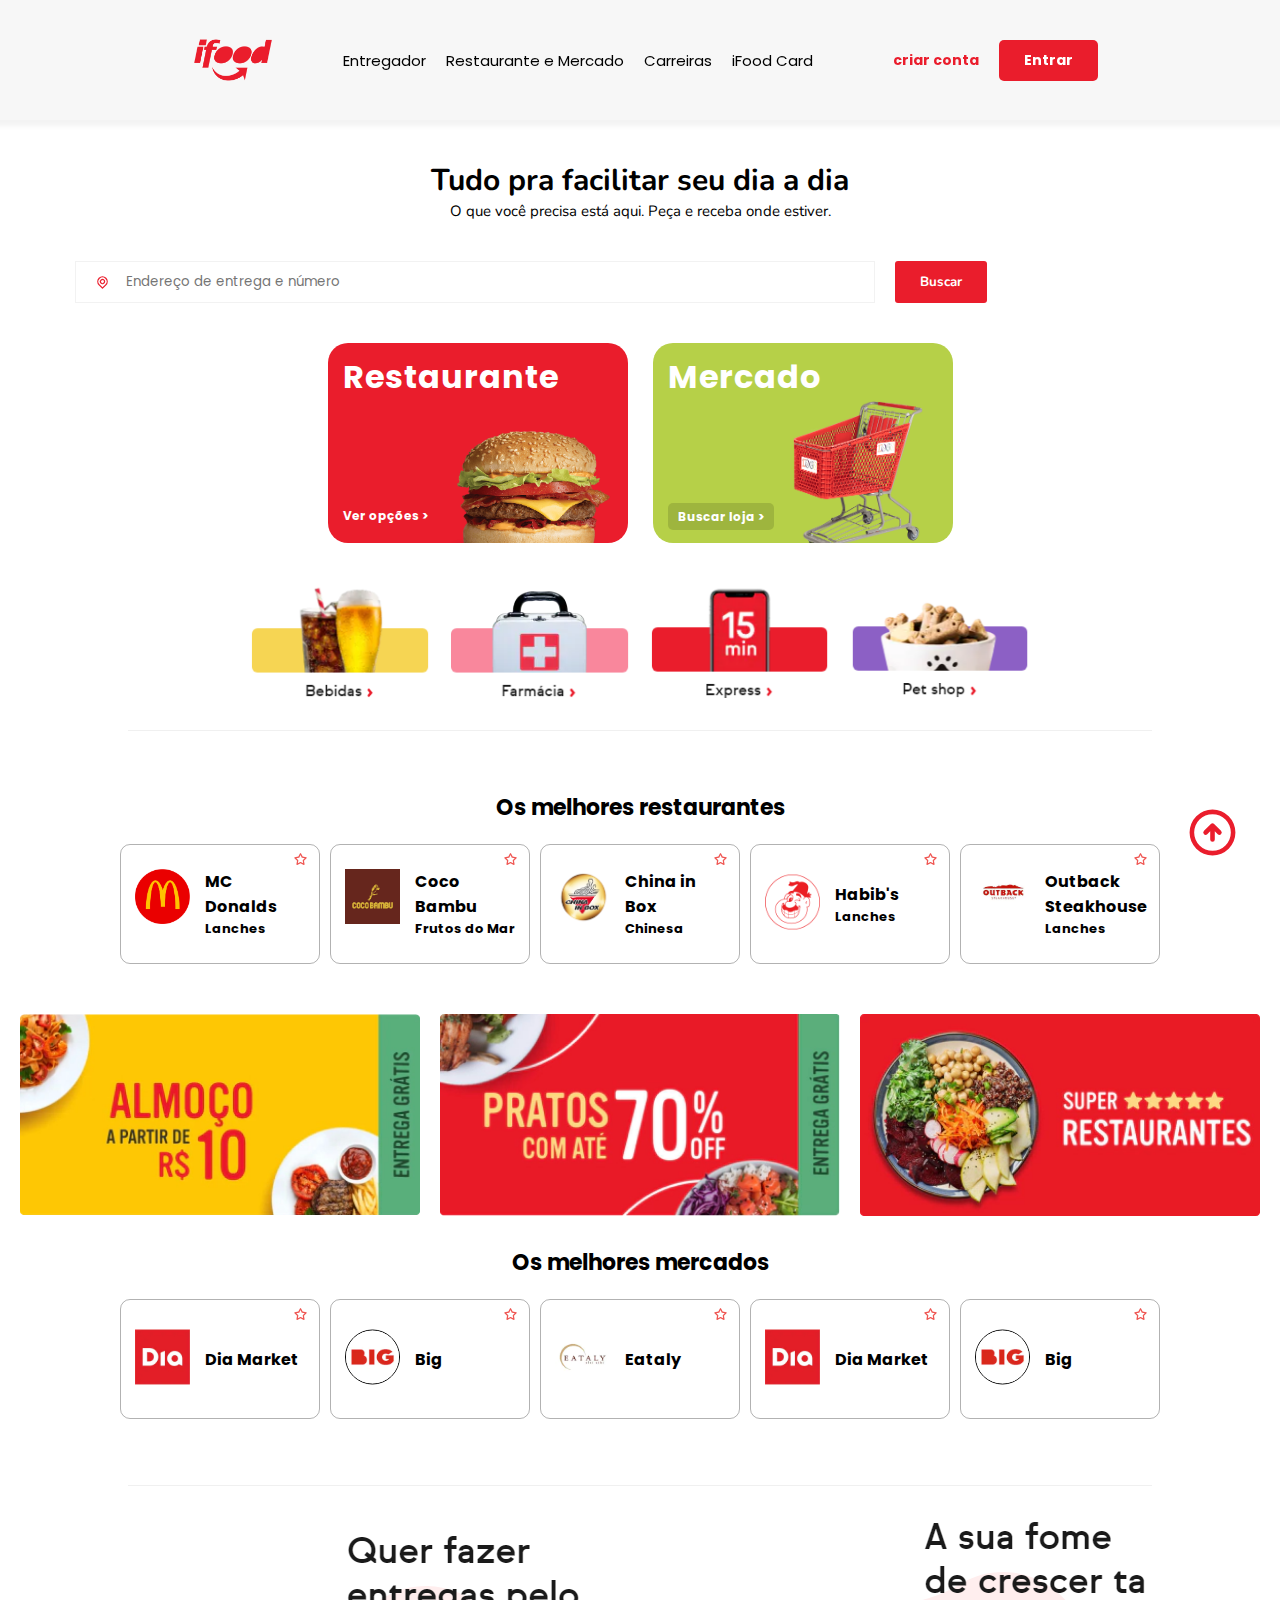
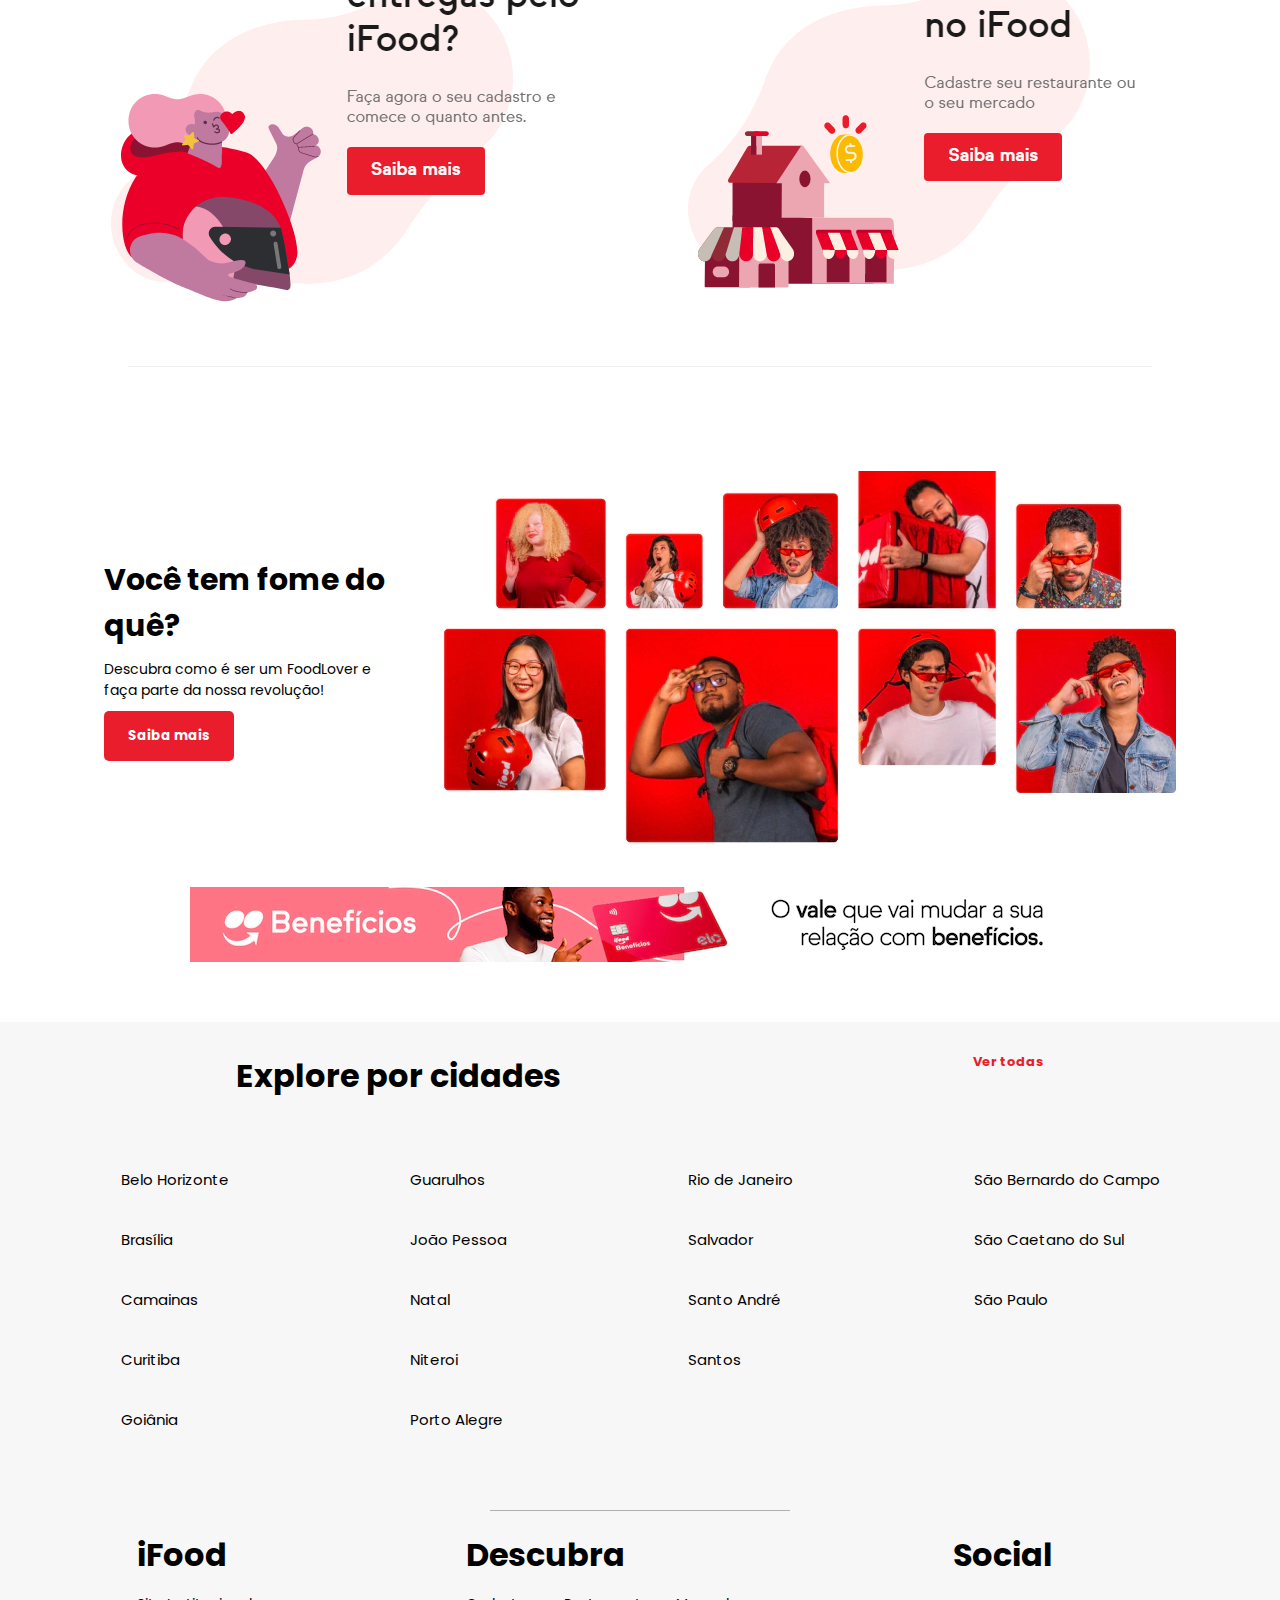
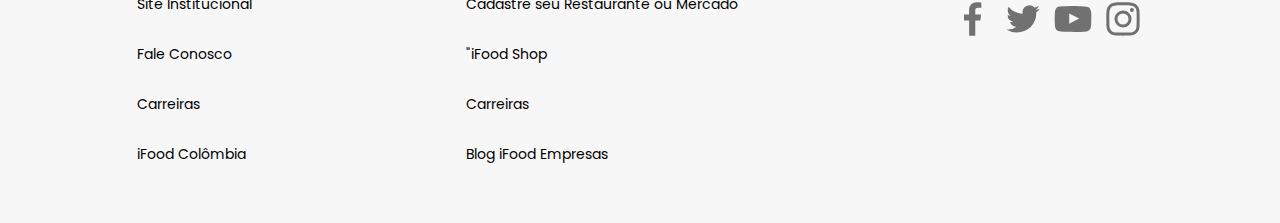
<file: index.html>
<!DOCTYPE html>
<html lang="pt-br">
<head>
    <meta charset="UTF-8">
    <meta http-equiv="X-UA-Compatible" content="IE=edge">
    <meta name="viewport" content="width=device-width, initial-scale=1.0">
    <title>iFood</title>
    <link rel="stylesheet" href="style.css">
    <link rel="stylesheet" href="mobile.css">
    <link rel="shortcut icon" href="img/favicon-ifood.png" type="image/png">
</head>
<body onload="ShowCupom()">
    <header class="cabecalho">   
        <div class="cupons-container">
            <img class="cupom-img" src="img/cupom.svg.png" alt="cupom-icon">
            <div class="cupons-text">
            <h1 class="cupons-title">Ganhe cupons!</h1>
            <p class="cupons-paragrafo">Pegue seu cupom e aproveite o desconto</p>
            <a class="btn-criar" href="cadastro.html">Criar conta</a>
            </div>
            <a class="close-cupom">X</a>
        </div>
        <div class="menu-hamburguer">
            <div class="line-one"></div>
            <div class="line-two"></div>
            <div class="line-three"></div>
        </div>
        <img class="ifood-logo" src="img/ifood-logo.png" alt="ifood-logo">
        <nav class="nav">
            <a class="nav-item" href="#">Entregador</a>
            <a class="nav-item" href="#">Restaurante e Mercado</a>
            <a class="nav-item" href="#">Carreiras</a>
            <a class="nav-item" href="#">iFood Card</a>
            <div class="login-buttons">
            <a id="nav-item" class="btn-criar" href="cadastro.html">criar conta</a>
            <a id="nav-item" href="cadastro.html"><button class="btn-entrar">Entrar</button></a>
            </div>
        </nav>
        
    </header>
    <section class="first-section">
        <div class="title-container">
        <h1 class="first-section-title">Tudo pra facilitar seu dia a dia</h1>
        <h2 class="first-section-subtitle">O que você precisa está aqui. Peça e receba onde estiver.</h2>
        </div>
        <div class="endereco-input-container">
            <img class="location-icon" src="img/location.svg" alt="location-icon">
            <input class="endereco-input" placeholder="Endereço de entrega e número" type="text">
            <button class="endereco-btn">Buscar</button>
        </div>
        <div class="estabelecimentos">
        <div class="restaurante">
                <h1 class="restaurante-title">Restaurante</h1>
                <a class="link-restaurante" href="#">Ver opções ></a>
            <img class="hamburguer-img" src="img/hamburguer.png" alt="hamburguer">
        </div>
        <div class="mercado">
            <h1 class="mercado-title">Mercado</h1>
            <a class="link-mercado" href="#">Buscar loja ></a>
            <img class="car-shop-img" src="img/car-shop.webp" alt="car-shop">
        </div>
        </div>
        <div class="setores">
            <img src="img/bebidas.png" alt="bebidas">
            <img src="img/farmacia.png" alt="farmacia">
            <img src="img/express.png" alt="express">
            <img src="img/pet-shop.png" alt="pet-shop">
        </div>
    </section>
    <hr class="divisao-section1">
    <section class="best-restaurants">
        <div class="title-restaurante-container">
        <h1 class="best-resturants-title">Os melhores restaurantes</h1>
        </div>
        <div class="restaurants-list-container">
            <div class="restaurante-list">
                <div class="restaurant-container">
                    <div class="rs-content">
                <div class="rs-logo-container">
                  <img class="rs-logo" src="img/mcdonald-logo.png" alt="mc-donald">
                </div>
                    <img class="star-icon" src="img/star.svg" alt="star">
                    <div class="star-text">
                        <p>Esta loja é uma das campeãs do iFood em qualidade de serviço</p> 
                    </div>
                  <div class="text-rs">
                  <h1>MC Donalds</h1>
                  <h2>Lanches</h2>
                </div>
                    </div>
                </div>
                <div class="restaurant-container">
                    <div class="rs-content">
                <div class="rs-logo-container">
                  <img class="rs-logo" src="img/coco-bambu-logo.jpg" alt="coco-bambu-logo">
                </div>
                <img class="star-icon" src="img/star.svg" alt="star">
                    <div class="star-text">
                        <p>Esta loja é uma das campeãs do iFood em qualidade de serviço</p> 
                    </div>
                  <div class="text-rs">
                  <h1>Coco Bambu</h1>
                  <h2>Frutos do Mar</h2>
                </div>
                    </div>
                </div>
                <div class="restaurant-container">
                    <div class="rs-content">
                <div class="rs-logo-container">
                  <img class="rs-logo" src="img/china-in-box-logo.png" alt="china-in-box-logo">
                </div>
                <img class="star-icon" src="img/star.svg" alt="star">
                <div class="star-text">
                    <p>Esta loja é uma das campeãs do iFood em qualidade de serviço</p> 
                </div>
                  <div class="text-rs">
                  <h1>China in Box</h1>
                  <h2>Chinesa</h2>
                </div>
                    </div>
                </div>
                <div class="restaurant-container">
                    <div class="rs-content">
                <div class="rs-logo-container">
                  <img class="rs-logo" src="img/habibs-logo.png" alt="habibs-logo">
                </div>
                <img class="star-icon" src="img/star.svg" alt="star">
                <div class="star-text">
                    <p>Esta loja é uma das campeãs do iFood em qualidade de serviço</p> 
                </div>
                  <div class="text-rs">
                  <h1>Habib's</h1>
                  <h2>Lanches</h2>
                </div>
                    </div>
                </div>
                <div class="restaurant-container">
                    <div class="rs-content">
                <div class="rs-logo-container">
                  <img class="rs-logo" src="img/outback.png" alt="outback">
                </div>
                <img class="star-icon" src="img/star.svg" alt="star">
                <div class="star-text">
                    <p>Esta loja é uma das campeãs do iFood em qualidade de serviço</p> 
                </div>
                  <div class="text-rs">
                  <h1>Outback Steakhouse</h1>
                  <h2>Lanches</h2>
                </div>
                    </div>
                </div>
            </div>
        </div>
        <div class="banners">
            <img src="img/banner1.webp" alt="banner1">
            <img src="img/banner2.webp" alt="banner1">
            <img src="img/banner3.webp" alt="banner1">
        </div>
        <div class="title-restaurante-container">
            <h1 class="best-resturants-title">Os melhores mercados</h1>
            </div>
            <div class="restaurants-list-container">
                <div class="restaurante-list">
                    <div class="restaurant-container">
                        <div class="rs-content">
                    <div class="rs-logo-container">
                      <img class="rs-logo" src="img/dia.webp" alt="mc-donald">
                    </div>
                        <img class="star-icon" src="img/star.svg" alt="star">
                        <div class="star-text">
                            <p>Esta loja é uma das campeãs do iFood em qualidade de serviço</p> 
                        </div>
                      <div class="text-rs">
                      <h1>Dia Market</h1>
                    </div>
                        </div>
                    </div>
                    <div class="restaurant-container">
                        <div class="rs-content">
                    <div class="rs-logo-container">
                      <img style="border: 1px solid black; border-radius: 50px;" class="rs-logo" src="img/big.webp" alt="mc-donald">
                    </div>
                        <img class="star-icon" src="img/star.svg" alt="star">
                        <div class="star-text">
                            <p>Esta loja é uma das campeãs do iFood em qualidade de serviço</p> 
                        </div>
                      <div class="text-rs">
                      <h1>Big</h1>
                    </div>
                        </div>
                    </div>
                    <div class="restaurant-container">
                        <div class="rs-content">
                    <div class="rs-logo-container">
                      <img class="rs-logo" src="img/eataly.webp" alt="mc-donald">
                    </div>
                        <img class="star-icon" src="img/star.svg" alt="star">
                        <div class="star-text">
                            <p>Esta loja é uma das campeãs do iFood em qualidade de serviço</p> 
                        </div>
                      <div class="text-rs">
                      <h1>Eataly</h1>
                    </div>
                        </div>
                    </div>
                    <div class="restaurant-container">
                        <div class="rs-content">
                    <div class="rs-logo-container">
                      <img class="rs-logo" src="img/dia.webp" alt="mc-donald">
                    </div>
                        <img class="star-icon" src="img/star.svg" alt="star">
                        <div class="star-text">
                            <p>Esta loja é uma das campeãs do iFood em qualidade de serviço</p> 
                        </div>
                      <div class="text-rs">
                      <h1>Dia Market</h1>
                    </div>
                        </div>
                    </div>
                    <div class="restaurant-container">
                        <div class="rs-content">
                    <div class="rs-logo-container">
                      <img style="border: 1px solid black; border-radius: 50px;" class="rs-logo" src="img/big.webp" alt="mc-donald">
                    </div>
                    <img class="star-icon" src="img/star.svg" alt="star">
                    <div class="star-text">
                        <p>Esta loja é uma das campeãs do iFood em qualidade de serviço</p> 
                    </div>
                      <div class="text-rs">
                      <h1>Big</h1>
                    </div>
                        </div>
                    </div>
    </section>
    <hr class="divisao-section2">
    <section class="entregas">
        <div class="left-entrega">
            <img class="left-entrega-img" src="img/left-entrega.png" alt="woman">
        </div>
        <div>
            <img class="right-entrega-img"  src="img/right-entrega.png" alt="house">
        </div>
    </section>
    <hr class="divisao-section3">
    <section class="hungry">
        <div class="hungry-text-container">
            <h1>
                Você tem fome do quê?
            </h1>
            <p>Descubra como é ser um FoodLover e faça parte da nossa revolução!</p>
            <button class="hungry-btn">Saiba mais</button>
        </div>
        <img class="food-banner" src="img/food-lover-banner.webp" alt="">
    </section>
    <div class="last-banner-container">
        <img class="last-banner" src="img/last-banner.webp" alt="banner">
    </div>
    <footer class="rodape">
        <section class="cidades">
            <div class="cidades-titles">
            <h1 class="cidade-title">Explore por cidades</h1>
            <a class="cidade-link" href="">Ver todas</a>
            </div>
            <div class="cidades-container">
                <div>
                    <a href="">Belo Horizonte</a>
                    <a href="">Brasília</a>
                    <a href="">Camainas</a>
                    <a href="">Curitiba</a>
                    <a href="">Goiânia</a>
                </div>
                <div>
                    <a href="">Guarulhos</a>
                    <a href="">João Pessoa</a>
                    <a href="">Natal</a>
                    <a href="" >Niteroi</a>
                    <a href="">Porto Alegre</a>
                </div>
                <div>
                    <a href="">Rio de Janeiro</a>
                    <a href="">Salvador</a>
                    <a href="">Santo André</a>
                    <a href="">Santos</a>
                </div>
                <div>
                    <a href="">São Bernardo do Campo</a>
                    <a href="">São Caetano do Sul</a>
                    <a href="">São Paulo</a>
                </div>
            </div>
            <hr class="footer-hr">
            <div class="ifood-footer-container">
                <div class="ifood-colum">
                    <h1>iFood</h1>
                    <a  href="">Site Institucional</a>
                    <a  href="">Fale Conosco</a>
                    <a  href="">Carreiras</a>
                    <a  href="">iFood Colômbia</a>
                </div>
                <div class="ifood-colum2">
                    <h1>Descubra</h1>
                    <a  href="">Cadastre seu Restaurante ou Mercado</a>
                    <a  href="">"iFood Shop</a>
                    <a  href="">Carreiras</a>
                    <a  href="">Blog iFood Empresas</a>
                </div>
                <div class="social-footer">
                    <h1>Social</h1>
                    <div class="social-icons">
                        <img src="img/facebook-f.svg" alt="facebook-icon">
                        <img src="img/twitter.svg" alt="twitter-icon">
                        <img src="img/youtube.svg" alt="youtube-icon">
                        <img src="img/instagram.svg" alt="instagram-icon">
                    </div>
                </div>
            </div>
        </section>
    </footer>
    <img class="go-to-up" src="img/arrow.svg" alt="arrow">
</body>
<script src="app.js"></script>
</html>
</file>
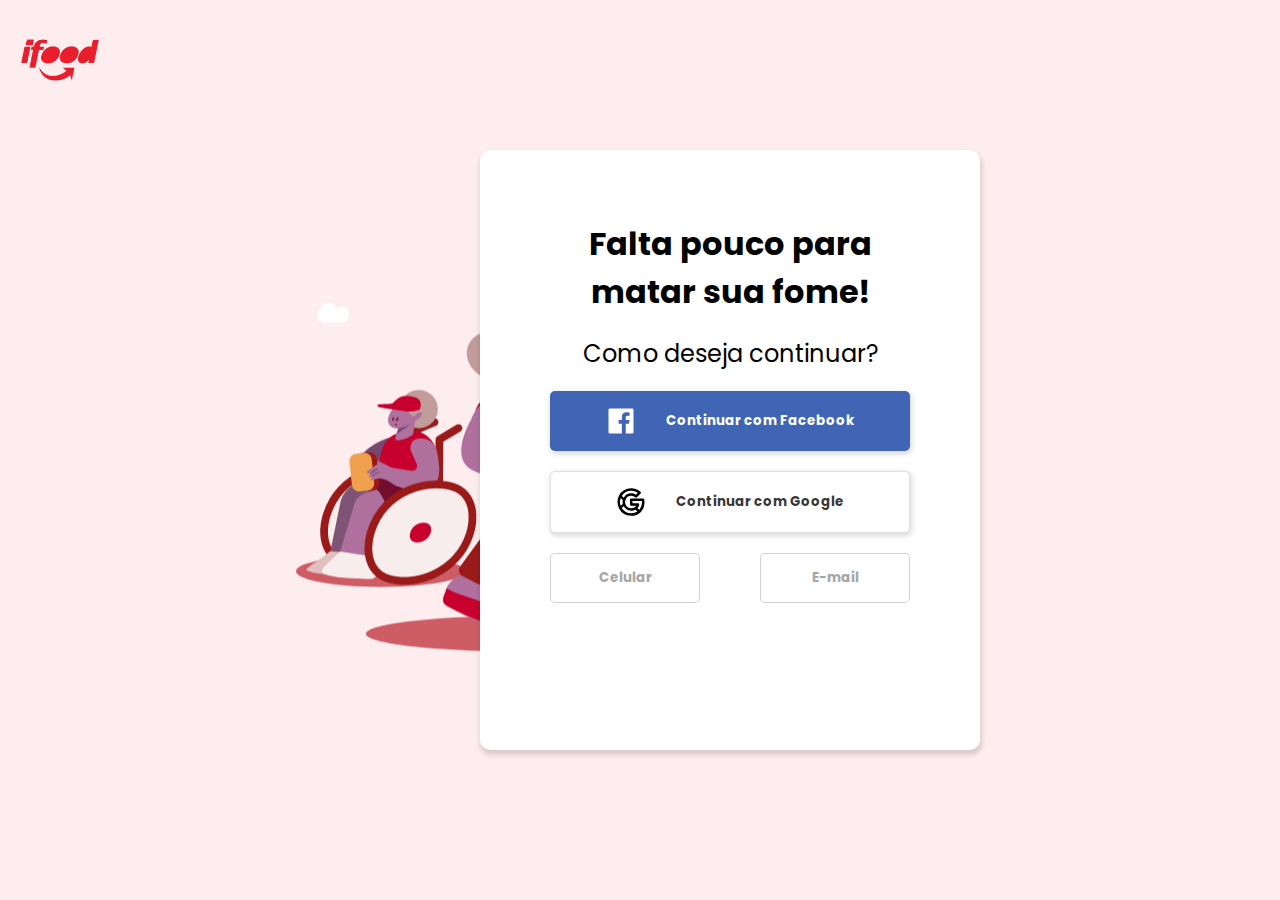
<file: cadastro.html>
<!DOCTYPE html>
<html lang="pt-br">
<head>
    <meta charset="UTF-8">
    <meta http-equiv="X-UA-Compatible" content="IE=edge">
    <meta name="viewport" content="width=device-width, initial-scale=1.0">
    <title>Cadastro iFood</title>
    <link rel="stylesheet" href="cadastro.css">
</head>
<body>
    <img class="wallpaper" src="img/wallpaper.png" alt="wallpaper">
    <img class="logo-ifood" src="img/ifood-logo.png" alt="ifood-logo">
    <div class="container">
        <h1>Falta pouco para matar sua fome!</h1>
        <h2>Como deseja continuar?</h2>
        <button class="facebook-btn"><img width="30px" src="img/facebook-blue.svg" alt=""> Continuar com Facebook</button>
        <button class="google-btn"><img width="30px" src="img/google.svg" alt=""> Continuar com Google</button>
        <div class="btns">
            <button>Celular</button>
            <button>E-mail</button>
        </div>
    </div>
</body>
</html>
</file>
<file: style.css>
@import url('https://fonts.googleapis.com/css2?family=Nunito&family=Poppins:wght@300&display=swap');
*{
    margin: 0;
    padding: 0;
    box-sizing: border-box;
    scroll-margin-top: 200px;
}
body{
    background-color: #ffffff;
}
.cabecalho{
    display: flex;
    align-items: center;
    justify-content: center;
    width: 100%;
    background-color: #F7F7F7;
    padding: 10px;
    position: fixed;
    top: 0px;
    z-index: 1000;
    box-shadow: 1px 1px 5px 5px rgba(0, 0, 0, 0.05);
}
.ifood-logo{
    width: 100px;
    cursor: pointer;
    margin-right: 60px;
}
.nav{
    display: flex;
    align-items: center;
    gap: 20px;
}
.nav > a{
    font-family: 'Poppins', sans-serif;
    font-size: 15px;
    text-decoration: none;
    color: black;
}
.login-buttons{
    display: flex;
    align-items: center;
    gap: 20px;
    margin-left: 60px;
}
.btn-criar{
    font-family: 'Poppins', sans-serif;
    color: #EA1D2C;
    text-decoration: none;
    font-size: 14px;
    font-weight: bolder;
}
.btn-entrar{
    font-family: 'Poppins', sans-serif;
    font-size: 14px;
    font-weight: bolder;
    color: white;
    background-color: #EA1D2C;
    padding: 10px 25px;
    border: none;
    border-radius: 5px;
    cursor: pointer;
}
.first-section{
    padding-top: 30px;
    display: flex;
    flex-direction: column;
    gap: 40px;
    width: 100%;
    height: 60vh;
    margin-top: 130px;
}
.first-section-title{
    font-family: 'Nunito', sans-serif;
    font-size: 30px;
    text-align: center;
}
.first-section-subtitle{
    font-family: 'Nunito', sans-serif;
    text-align: center;
    font-size: 15px;
    font-weight: normal;
}
.endereco-input-container{
    margin: 0 auto;
}
.endereco-input-container{
    width: 1200px;
    display: flex;
    align-items: center;
    gap: 20px;
}
.endereco-input{
    width: 800px;
    padding-left: 50px;
    padding-top: 10px;
    padding-bottom: 10px;
    font-family: 'Poppins', sans-serif;
    border: 1px solid rgba(0, 0, 0, 0.05);
}
.endereco-btn{
    padding: 12px 25px;
    background-color: #EA1D2C;
    color: white;
    font-family: 'Nunito', sans-serif;
    font-weight: bold;
    border: none;
    border-radius: 3px;
    cursor: pointer;
}
.location-icon{
    width: 15px;
    position: relative;
    left: 55px;
}
.estabelecimentos{
    display: flex;
    justify-content: center;
    gap: 25px;
}
.restaurante{
    background-color: #EA1D2C;
    width: 300px;
    height: 200px;
    border-radius: 20px;
    overflow: hidden;
}
.restaurante-title{
    color: white;
    font-family: 'Poppins', sans-serif;
    letter-spacing: 1px;
    position: relative;
    top: 10px;
    left: 15px;
}
.link-restaurante{
    color: white;
    font-family: 'Poppins', sans-serif;
    font-weight: bolder;
    text-decoration: none;
    font-size: 12px;
    position: relative;
    left: 15px;
}
.hamburguer-img{
    width: 170px;
    position: relative;
    left: 24px;
    top: 40px;
}
.mercado{
    background-color: #B6D048;
    width: 300px;
    height: 200px;
    border-radius: 20px;
    overflow: hidden;
}
.mercado-title{
    color: white;
    font-family: 'Poppins', sans-serif;
    letter-spacing: 1px;
    position: relative;
    top: 10px;
    left: 15px;
}
.mercado-restaurante{
    color: white;
    font-family: 'Poppins', sans-serif;
    text-decoration: none;
    font-size: 12px;
    position: relative;
    left: 15px;
}
.link-mercado{
    color: white;
    font-family: 'Poppins', sans-serif;
    text-decoration: none;
    font-size: 12px;
    font-weight: bolder;
    position: relative;
    left: 15px;
    bottom: 31px;
    background-color: #9EB53E;
    padding: 5px 10px;
    border-radius: 5px;
}
.car-shop-img{
    width: 130px;
    position: relative;
    left: 30px;
    top: 10px;
}
.cupons-container{
    opacity: 0;
    height: 0px;
    width: 280px;
    border: 1px solid rgba(0, 0, 0, 0.123);
    position: absolute;
    top: 100px;
    right: 100px;
    box-shadow: 1px 1px 5px 1px rgba(0, 0, 0, 0.103);
    border-radius: 3px;
    overflow-x: hidden;
    overflow-y: hidden;
    transition: .6s;
    background-color: white;
}
.cupons-text{
    position: absolute;
    top: 50%;
    left:58%;
    transform: translate(-50%, -50%);
}
.cupom-img{
    width: 65px;
    position: absolute;
    left: 15px;
    top: 50%;
    transform: translateY(-50%);
}
.cupons-title{
    font-family: 'Poppins', sans-serif;
    font-size: 12px;
    font-weight: bolder;
}
.cupons-paragrafo{
    font-family: 'Poppins', sans-serif;
    font-size: 12px;
}
.close-cupom{
    position: absolute;
    font-family: monospace;
    font-weight: bolder;
    font-size: 15px;
    color: #EA1D2C;
    top: 5px;
    right: 10px;
    cursor: pointer;
}
.setores{
    margin: 0 auto;
    display: flex;
    gap: 20px;
}
.setores > img{
    width: 180px;
    transition: .6s;
    cursor: pointer;
}
.setores > img:hover{
    transform: translateY(-10px);
}
.divisao-section1{
    margin: 60px auto;
    width: 80%;
    height: 1px;
    border: none;
    background-color: rgba(0, 0, 0, 0.06);
}
.best-restaurants{
    width: 100%;
    height: 76vh;
    margin: 0 auto;
}
.title-restaurante-container{
    width: 100%;
    margin-bottom: 20px;
}
.best-resturants-title{
    font-family: 'Poppins';
    font-size: 22px;
    text-align: center;
}
.restaurante-list{
    display: flex;
    justify-content: center;
    gap: 10px;
}
.restaurante-list > div{
    border: 1px solid rgba(0, 0, 0, 0.3);
    border-radius: 10px;
    height: 120px;
    width: 200px;
    cursor: pointer;
    align-items: center;
}
.restaurante-list > div:hover{
    border: 1px solid rgba(0, 0, 0, 0.8);
}
.rs-content{
    display: flex;
    justify-content: center;
    position: relative;
    top: 50%;
    left: 50%;
    transform: translate(-50%, -50%);
}
.text-rs{
    margin: auto 0;
    width: 100px;
}
.text-rs > h1{
    font-family: 'Poppins', sans-serif;
    font-size: 16px;
}
.text-rs > h2{
    font-family: 'Poppins', sans-serif;
    font-size: 13px;
}
.rs-logo{
    width: 55px;
}
.star-icon{
    width: 15px;
    position: relative;
    left: 103px;
    bottom: 45px;
    cursor: pointer;
}
.star-text{
    height: 0px;
    visibility: hidden;
    position: absolute;
    padding: 0 10px;
    border-radius: 5px;
    width: 170px;
    background-color: #F7F7F7;
    transition: 0.2s;
    overflow: hidden;
}
.star-text > p{
    font-size: 9px;
    font-family: 'Poppins';
}
.star-icon:hover ~.star-text{
    height: 35px;
    visibility: visible;
}
.banners{
    margin-top: 50px;
    display: flex;
    gap: 20px;
    justify-content: center;
    margin-bottom: 30px;
}
.banners > img{
    width: 400px;
}
.divisao-section2{
    margin: 10px auto;
    width: 80%;
    height: 1px;
    border: none;
    background-color: rgba(0, 0, 0, 0.06);
}
.entregas{
    width: 100%;
    height: 40vh;
    display: flex;
    justify-content: center;
    gap: 40px;
}
.entregas > div > img{
    cursor: pointer;
}
.divisao-section3{
    margin: 110px auto;
    width: 80%;
    height: 1px;
    border: none;
    background-color: rgba(0, 0, 0, 0.06);
}
.hungry{
    width: 100%;
    height: 40vh;
    display: flex;
    justify-content: center;
    gap: 40px;
    align-items: center;
    margin-bottom: 50px;
}
.hungry-text-container{
    font-family: 'Poppins';
    width: 300px;
    height: 200px;
    display: flex;
    flex-direction: column;
    gap: 10px;
}
.hungry-text-container > h1 {
    font-size: 30px;
}
.hungry-text-container > p {
    font-size: 14px;
}
.hungry-btn{
    border: none;
    border-radius: 5px;
    background-color: #EA1D2C;
    padding: 15px 20px;
    width: 130px;
    color: white;
    font-family: 'Poppins';
    font-weight: bolder;
    cursor: pointer;
}
.last-banner-container{
    display: flex;
    justify-content: center;
}
.last-banner{
    width: 900px;
}
.rodape{
    padding: 30px;
    width: 100%;
    height: 89vh;
    margin-top: 60px;
    background-color: #f7f7f7;
}
.cidades-titles{
    display: flex;
    justify-content: space-around;
    margin-bottom: 50px;
}
.cidade-title{
    font-family: 'Poppins';
}
.cidade-link{
    text-decoration: none;
    font-family: 'Poppins';
    color: #EA1D2C;
    font-weight: bolder;
    font-size: 13px;
}
.cidades-container{
    display: flex;
    justify-content: space-around;
    font-family: 'Poppins';
    font-size: 15px;
    line-height: 60px;
    font-weight: bold;
    margin-bottom: 60px;
}
.cidades-container > div{
    display: flex;
    flex-direction: column;
}
.cidades-container > div > a{
    text-decoration: none;
    color: black;
    font-weight: normal;
}
.footer-hr{
    border: none;
    height: 1px;
    width: 300px;                                                                                                                                                                                                ;
    background-color: #00000049;
    margin: 0 auto;
}
.ifood-footer-container{
    display: flex;
    justify-content: space-around;
    font-family: 'Poppins';
    margin-top: 20px;
}
.ifood-colum, .ifood-colum2, .ifood-colum3{
    display: flex;
    flex-direction: column;
}
.ifood-colum > a{
    font-size: 14px;
    line-height: 50px;
    text-decoration: none;
    color: black;
}
.ifood-colum2 > a{
    font-size: 14px;
    line-height: 50px;
    text-decoration: none;
    color: black;
}
.ifood-colum3 > a{
    font-size: 14px;
    line-height: 50px;
    text-decoration: none;
    color: black;
}
.social-icons{
    display: flex;
    margin-top: 20px;
    gap: 10px;
}
.social-icons > img{
    width: 40px;
    cursor: pointer;
}
.go-to-up{
    width: 55px;
    position: fixed;
    right: 40px;
    bottom: 40px;
    cursor: pointer;
}
hr{
    width: 80%;
}
</file>
<file: mobile.css>
@media(max-width: 1250px){
    .banners > img{
        width: 350px;
    }
    .endereco-input-container{
        width: 80%;
    }
}
@media(max-width: 1100px){
    .banners > img{
        width: 300px;
    }
    .rs-logo{
        width: 40px;
    }
    .rs-content{
        gap: 0px;
    }
    .left-entrega > img{
        width: 350px;
    }
    .left-entrega-img, .right-entrega-img{
        width: 410px;
    }
    .food-banner{
        width: 410px;
    }
    .divisao-section3{
        margin: 80px auto;
    }
    .restaurante-list > div{
        width: 170px;
        align-items: center;
    }
    .rodape{
        height: auto;
    }
}
@media(max-width: 960px){
    .banners > img{
        width: 250px;
    }
}
@media(max-width: 930px){
    .restaurante-list{
        display: none;
    }
    .title-restaurante-container{
        display: none;
    }
    .best-restaurants{
        height: auto;
    }
    .last-banner{
        width: 90%;
        min-width: 400px;
    }
    .nav{
        visibility: hidden;
        gap: 40px;
        flex-direction: column;
        position: absolute;
        background-color: #f7f7f7;
        left: 0px;
        top: 100px;
        width: 0px;
        height: 100vh;
        transition: .6s;
        overflow-x: hidden;
    
    }
    .menu-hamburguer{
        display: flex;
        flex-direction: column;
        cursor: pointer;
        position: absolute;
        top: 50%;
        transform: translateY(-50%);
        left: 40px;
    }
    .line-one, .line-two, .line-three{
        width: 20px;
        height: 2px;
        border: none;
        background-color: black;
        transition: .6s;
        position: relative;
    }
    .line-one, .line-two{
        margin-bottom: 5px;
    }
    .cabecalho.active .line-three{
        opacity: 0;
    }
    .cabecalho.active .line-one{
        transform: rotate(135deg);
        top: 7px;
    }
    .cabecalho.active .line-two{
        transform: rotate(-135deg);
    }
    .cabecalho.active .nav{
        visibility: visible;
        width: 300px;
    }
    .nav-item, #nav-item{
        white-space: nowrap;
    }  
    .login-buttons{
        margin-left: 0;
    }
    .setores > img{
        width: 150px;
    }
    .banners > img{
        width: 220px;
    }
    .entregas{
        flex-direction: column;
        gap: 0;
        height: 77vh;
        align-items: center;
    }
    hr{
        width: 500px;
    }
}
@media(max-width: 810px){
    .hungry{
        flex-direction: column;
        height: 60vh;
    }
    .banners{
        flex-direction: column;
        align-items: center;
    }
    .banners > img{
        width: 300px;
    }
}
@media(max-width: 700px){
    .setores > img{
        width: 125px;
    }
    .restaurante, .mercado{
        width: 280px;
    }
}
@media(max-width: 600px){
    .first-section{
        height: auto;
    }
    .estabelecimentos{
        flex-direction: column;
        align-items: center;
    }
    .setores{
        flex-direction: column;
    }
    .setores > img{
        width: 200px;
    }
    .ifood-colum, .ifood-colum2, .cidades-container{
        display: none;
    }
    .ifood-footer-container{
        flex-direction: column;
    }
}
@media(max-width: 450px){
    .endereco-input{
        width: 50%;
    }
}
</file>
<file: cadastro.css>
@import url('https://fonts.googleapis.com/css2?family=Nunito&family=Poppins:wght@300&display=swap');

*{
    margin: 0;
    padding: 0;
    box-sizing: border-box;
}
.wallpaper{
    position: absolute;
    top: 50%;
    transform: translateY(-50%);
    left: 200px;
}
body{
    background-color: #FDEDEE;
}
.logo-ifood{
    position: absolute;
    top: 10px;
    left: 10px;
    width: 100px;
}
.container{
    width: 500px;
    height: 600px;
    background-color: white;
    position: absolute;
    top: 50%;
    transform: translateY(-50%);
    right: 300px;
    border-radius: 10px;
    padding: 70px;
    display: flex;
    flex-direction: column;
    gap: 20px;
    box-shadow: 1px 4px 5px 1px rgba(0, 0, 0, 0.144);
}
.container > h1{
    text-align: center;
    font-family: 'Poppins';
}

.container > h2{
    font-family: 'Poppins';
    text-align: center;
    font-weight: normal;
}
.facebook-btn{
    padding: 15px;
    background-color: #4065B4;
    border: none;
    border-radius: 5px;
    color: white;
    font-family: 'Poppins';
    font-weight: bolder;
    box-shadow: 1px 2px 5px 1px rgba(0, 0, 0, 0.144);
    display: flex;
    align-items: center;
    justify-content: center;
    gap: 30px;
    cursor: pointer;
}
.google-btn{
    padding: 15px;
    background-color: #ffffff;
    border: 1px solid rgba(0, 0, 0, 0.123);
    border-radius: 5px;
    color: rgba(0, 0, 0, 0.808);
    font-family: 'Poppins';
    font-weight: bolder;
    box-shadow: 1px 2px 5px 1px rgba(0, 0, 0, 0.144);
    display: flex;
    align-items: center;
    justify-content: center;
    gap: 30px;
    cursor: pointer;
}
.google-btn:hover{
    background-color: #e7dada;
}
.facebook-btn:hover{
    background-color: #2f4c8a;
}
.btns{
    display: flex;
    flex-direction: row;
    justify-content: space-between;
}
.btns > button{
    width: 150px;
    height: 50px;
    background-color: white;
    color: #A6A6A6;
    font-family: 'Poppins';
    font-weight: bolder;
    border: 1px solid rgba(0, 0, 0, 0.18);
    border-radius: 5px;
    cursor: pointer;
}
.btns > button:hover{
    background-color: #EA1D2C;
    color: white;
}
@media(max-width: 1100px){
    .container{
        top: 50%;
        left: 50%;
        transform: translate(-50%, -50%);
    }
    .wallpaper{
        left: 50%;
        transform: translate(-50%, -50%);
        width: 100%;
        max-width: 500px;
    }
}
@media(max-width: 600px){
    .container{
        width: 360px;
        height: 480px;
        padding: 36px;
    }
    .facebook-btn, .google-btn{
        padding: 10px;
    }
    .btns > button{
        width: 135px;
    }
    .container > h1, h2{
        font-size: 24px
    }
    .cidade-container{
        display: none;
    }
}
@media(max-width: 400px){
    .container{
        width: 320px;
        height: 430px;
        padding: 14px
    }
}
</file>
